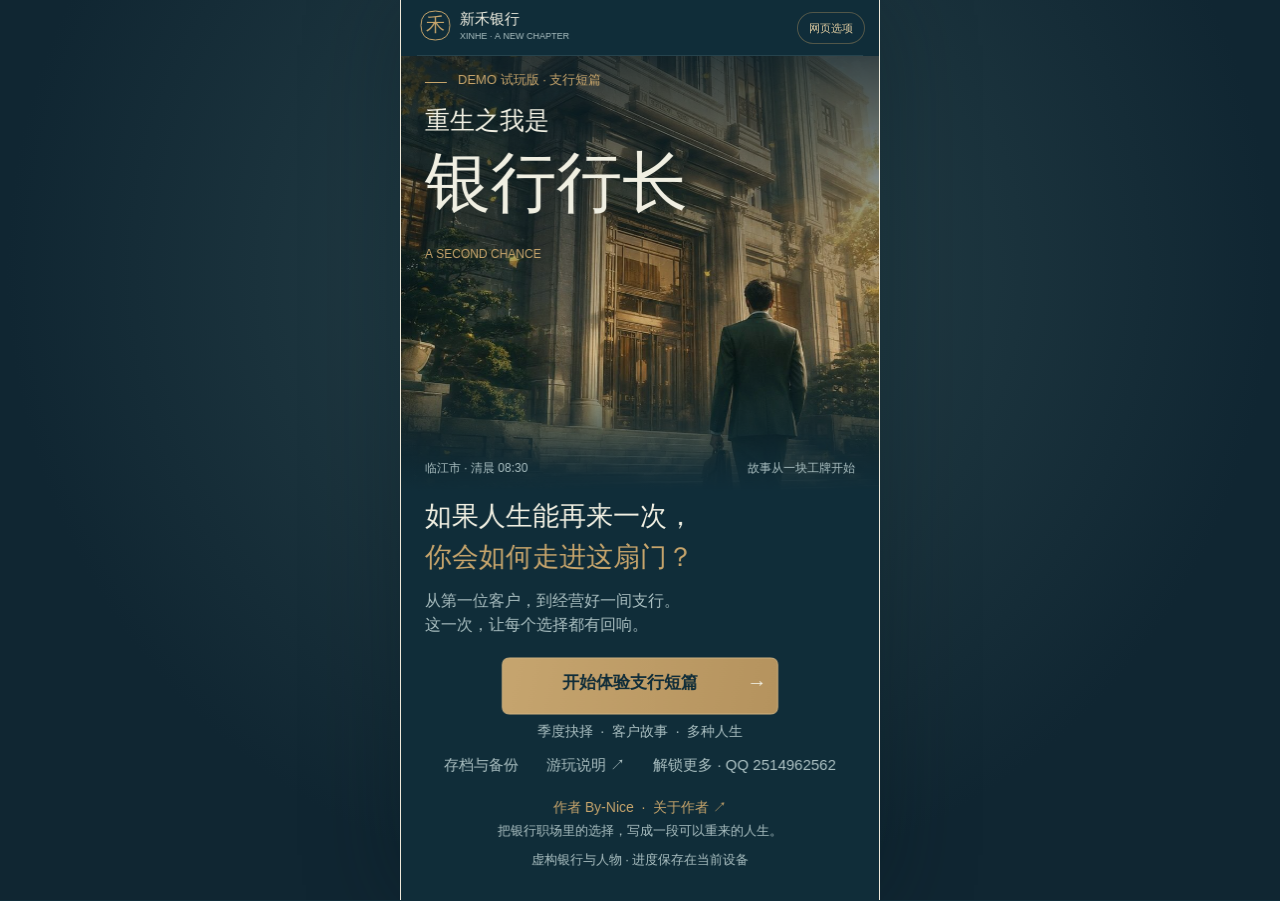
<file: site/index.html>
<!doctype html>
<html lang="zh-CN">
<head>
  <meta charset="utf-8">
  <meta name="viewport" content="width=device-width,initial-scale=1,viewport-fit=cover">
  <meta name="theme-color" content="#102d3a">
  <meta name="author" content="By-Nice">
  <meta name="description" content="重生之我是银行行长 Demo：免费体验支行短篇，从柜员到支行行长。支持自动存档，更多路线联系 QQ 2514962562 解锁。">
  <meta name="apple-mobile-web-app-capable" content="yes">
  <meta name="apple-mobile-web-app-status-bar-style" content="black-translucent">
  <title>重生之我是银行行长 · Demo</title>
  <link rel="manifest" href="./manifest.webmanifest">
  <link rel="icon" type="image/png" href="./resources/c9fabae70ededf1d/icon-512.png">
  <link rel="apple-touch-icon" href="./resources/c9fabae70ededf1d/icon-512.png">
  <link rel="stylesheet" href="./app.63be52a49ad03806.css">
</head>
<body>
  <main id="stage" aria-label="重生之我是银行行长">
    <canvas id="game" aria-label="游戏画面"></canvas>
    <div id="controls"></div>
    <div id="reading" class="sr-only" role="region" aria-label="当前画面文字"></div>
    <button id="web-options" type="button">网页选项</button>
    <div id="loading" role="status"><span>新禾银行 · Demo 试玩版</span><h1>这一次，<br>由你掌舵。</h1><p>正在展开这段人生…</p></div>
  </main>
  <div id="announcer" class="sr-only" role="status" aria-live="polite"></div>
  <noscript>需要允许 JavaScript 才能开始游戏。存档保存在本机，不需要登录。</noscript>
  <script src="./game.8ccf4c4231a5cfcb.js" defer></script>
</body>
</html>
</file>
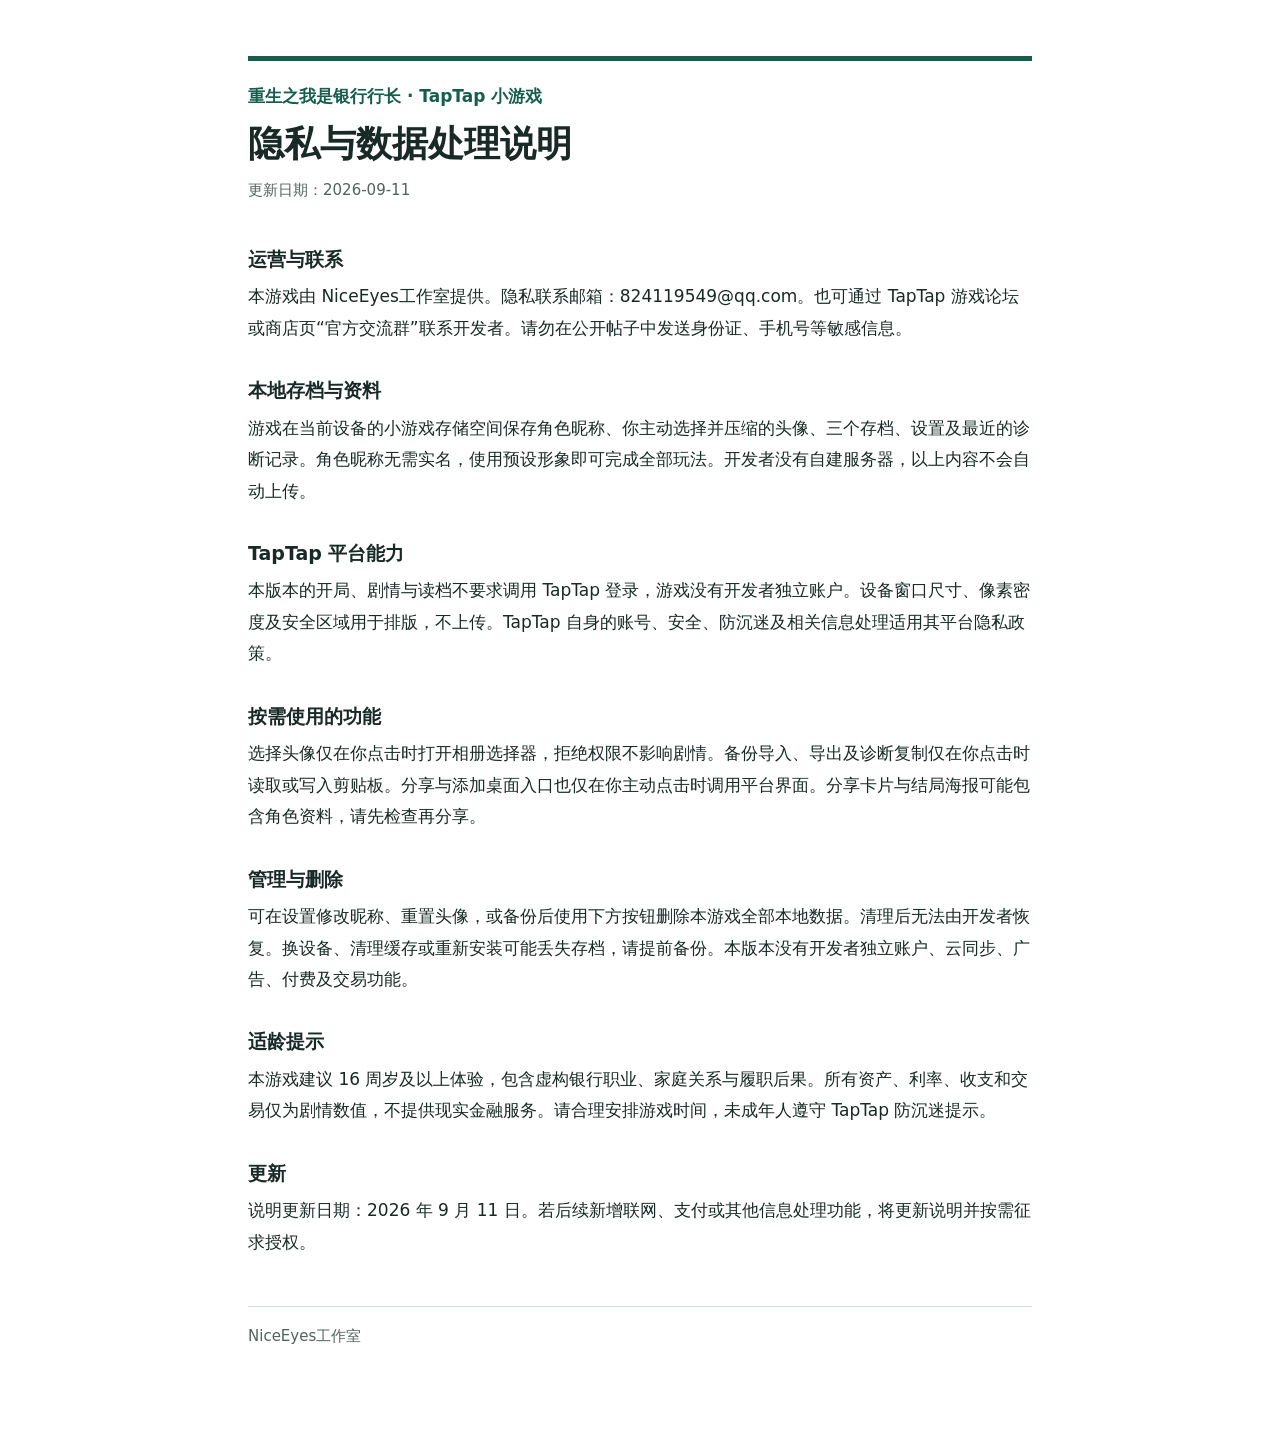
<file: site/taptap-privacy.html>
<!doctype html>
<html lang="zh-CN"><head><meta charset="utf-8"><meta name="viewport" content="width=device-width,initial-scale=1"><meta name="description" content="重生之我是银行行长 TapTap 小游戏的隐私与数据处理说明。"><title>隐私说明 · 重生之我是银行行长</title>
<style>*{box-sizing:border-box}html{color-scheme:light}body{margin:0;background:#fff;color:#192a26;font:1.0625rem/1.85 system-ui,-apple-system,"Segoe UI","Microsoft YaHei",sans-serif}main{max-width:52rem;margin:0 auto;padding:3.5rem 1.5rem 5rem}header{border-top:5px solid #155e4e;padding-top:1.25rem;margin-bottom:2.5rem}.game{margin:0;color:#155e4e;font-weight:600}h1{font-size:clamp(1.75rem,6vw,2.25rem);line-height:1.35;margin:.5rem 0}h2{font-size:1.1875rem;line-height:1.5;margin:2rem 0 .5rem}p{margin:.5rem 0;overflow-wrap:anywhere}.meta{font-size:.9375rem;color:#53635e}footer{margin-top:3rem;border-top:1px solid #d5dedb;padding-top:1rem;font-size:.9375rem;color:#53635e}@media(max-width:480px){main{padding:2rem 1.25rem 3rem}}@media print{main{padding:0;max-width:none}section{break-inside:avoid}}</style></head>
<body><main><header><p class="game">重生之我是银行行长 · TapTap 小游戏</p><h1>隐私与数据处理说明</h1><p class="meta">更新日期：2026-09-11</p></header><section><h2>运营与联系</h2><p>本游戏由 NiceEyes工作室提供。隐私联系邮箱：824119549@qq.com。也可通过 TapTap 游戏论坛或商店页“官方交流群”联系开发者。请勿在公开帖子中发送身份证、手机号等敏感信息。</p></section>
<section><h2>本地存档与资料</h2><p>游戏在当前设备的小游戏存储空间保存角色昵称、你主动选择并压缩的头像、三个存档、设置及最近的诊断记录。角色昵称无需实名，使用预设形象即可完成全部玩法。开发者没有自建服务器，以上内容不会自动上传。</p></section>
<section><h2>TapTap 平台能力</h2><p>本版本的开局、剧情与读档不要求调用 TapTap 登录，游戏没有开发者独立账户。设备窗口尺寸、像素密度及安全区域用于排版，不上传。TapTap 自身的账号、安全、防沉迷及相关信息处理适用其平台隐私政策。</p></section>
<section><h2>按需使用的功能</h2><p>选择头像仅在你点击时打开相册选择器，拒绝权限不影响剧情。备份导入、导出及诊断复制仅在你点击时读取或写入剪贴板。分享与添加桌面入口也仅在你主动点击时调用平台界面。分享卡片与结局海报可能包含角色资料，请先检查再分享。</p></section>
<section><h2>管理与删除</h2><p>可在设置修改昵称、重置头像，或备份后使用下方按钮删除本游戏全部本地数据。清理后无法由开发者恢复。换设备、清理缓存或重新安装可能丢失存档，请提前备份。本版本没有开发者独立账户、云同步、广告、付费及交易功能。</p></section>
<section><h2>适龄提示</h2><p>本游戏建议 16 周岁及以上体验，包含虚构银行职业、家庭关系与履职后果。所有资产、利率、收支和交易仅为剧情数值，不提供现实金融服务。请合理安排游戏时间，未成年人遵守 TapTap 防沉迷提示。</p></section>
<section><h2>更新</h2><p>说明更新日期：2026 年 9 月 11 日。若后续新增联网、支付或其他信息处理功能，将更新说明并按需征求授权。</p></section><footer>NiceEyes工作室</footer></main></body></html>
</file>
<file: site/app.63be52a49ad03806.css>
:root{color-scheme:light;--ink:#234b58;--paper:#fffdf6;--gold:#b49660;--safe-top:env(safe-area-inset-top,0px);--safe-bottom:env(safe-area-inset-bottom,0px)}
*{box-sizing:border-box}html,body{margin:0;width:100%;height:100%;overflow:hidden;overscroll-behavior-x:none;background:#102d3a;font-family:system-ui,-apple-system,"PingFang SC","Microsoft YaHei",sans-serif}body{overscroll-behavior:none;background:radial-gradient(ellipse at 50% 30%,#29444b,#102632 70%)}
#stage{position:relative;width:min(100%,480px);height:100%;height:100dvh;margin:auto;overflow:hidden;touch-action:none;background:#f3f0e7;box-shadow:0 0 90px #06151b55}
canvas{position:absolute;inset:0;width:100%;height:100%;display:block}#controls{position:absolute;inset:0;pointer-events:none}
.canvas-hit{position:absolute;margin:0;border:0;padding:0;background:transparent;color:transparent;overflow:hidden;pointer-events:auto;cursor:pointer;border-radius:9px;font-size:1px;touch-action:none}
.canvas-hit:focus-visible{outline:3px solid #a68751;outline-offset:-3px;background:#e2ddb41c}.canvas-hit:disabled{cursor:default}
.sr-only{position:absolute;width:1px;height:1px;padding:0;overflow:hidden;clip:rect(0,0,0,0);white-space:nowrap;border:0}
#web-options{position:absolute;z-index:2;right:14px;top:calc(var(--safe-top) + 12px);min-height:32px;border:1px solid #b4966066;color:#dbc99f;background:#102d3a;border-radius:18px;font-size:11px;padding:6px 11px;cursor:pointer}
#loading{position:absolute;inset:0;padding:25vh 32px 40px;background:#102d3a;color:#f8f3df}#loading span{font-size:13px;letter-spacing:3px;color:#c6ab75}#loading h1{font-weight:500;font-size:40px;line-height:1.5}#loading p{color:#a6b7bb;font-size:14px}
dialog{width:min(92vw,440px);max-height:calc(94dvh - var(--safe-top) - var(--safe-bottom));overflow:auto;border:1px solid #d8ddcf;border-radius:18px;padding:24px;background:var(--paper);color:var(--ink);box-shadow:0 16px 80px #06151b50;overscroll-behavior:contain}
dialog::backdrop{background:#091e2abb}dialog h2{font-size:21px;margin:0 0 12px;line-height:1.5}dialog p{line-height:1.8;font-size:14px;margin:12px 0}dialog small{display:block;color:#6b7e7e;line-height:1.7}dialog .actions{display:flex;flex-wrap:wrap;gap:10px;justify-content:flex-end;margin-top:20px}
dialog button,dialog .download{font:inherit;font-size:14px;min-height:44px;padding:11px 16px;border-radius:9px;border:1px solid #cdd6cc;background:#edf0e6;color:var(--ink);cursor:pointer;text-decoration:none;text-align:center}
dialog button.primary,dialog .download{background:#234b58;color:var(--paper);border-color:#234b58}dialog button:disabled{opacity:.5;cursor:default}dialog .stack{display:grid;gap:10px;margin:18px 0}dialog .stack button{text-align:left}
dialog input,dialog textarea{width:100%;font:16px/1.6 system-ui;padding:12px;border:1px solid #a2b2a2;border-radius:9px;background:white;color:var(--ink)}dialog textarea{min-height:150px;resize:vertical}dialog label{display:block;font-size:14px;margin-bottom:10px}dialog .status{padding:12px 14px;border-radius:9px;background:#e9eee3;font-size:13px;line-height:1.7}
dialog img{display:block;max-width:100%;max-height:65dvh;margin:auto;object-fit:contain;border-radius:8px}dialog:focus{outline:none}button:focus-visible,a:focus-visible,input:focus-visible,textarea:focus-visible{outline:3px solid var(--gold);outline-offset:3px}
dialog .contact-number{font-size:25px;font-weight:650;letter-spacing:1px;color:#8c6d35;padding:14px 0;border-block:1px solid #d6d6c5;user-select:all;overflow-wrap:anywhere}
[hidden]{display:none!important}noscript{position:fixed;inset:20%;padding:20px;background:var(--paper);color:var(--ink);line-height:1.8}
@media(min-width:850px){#stage{border-inline:1px solid #dac6a02e}}
</file>
